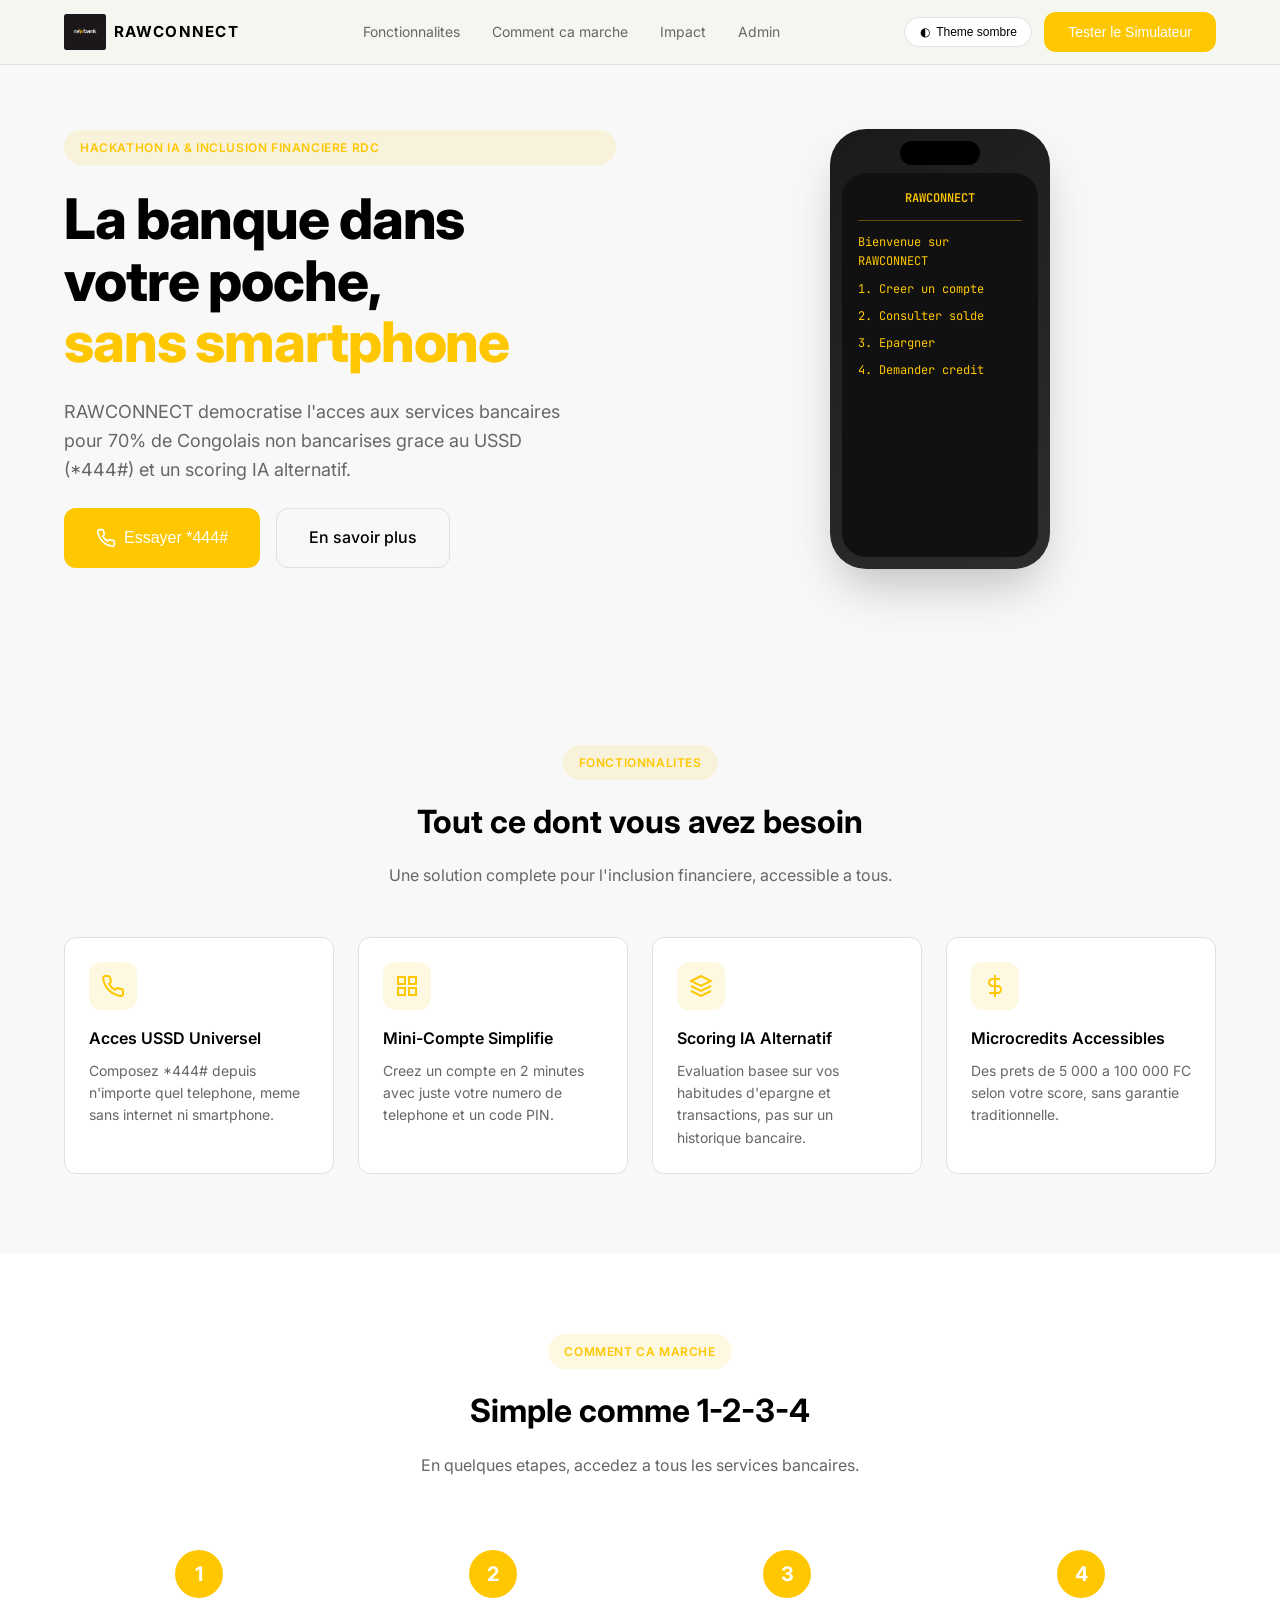
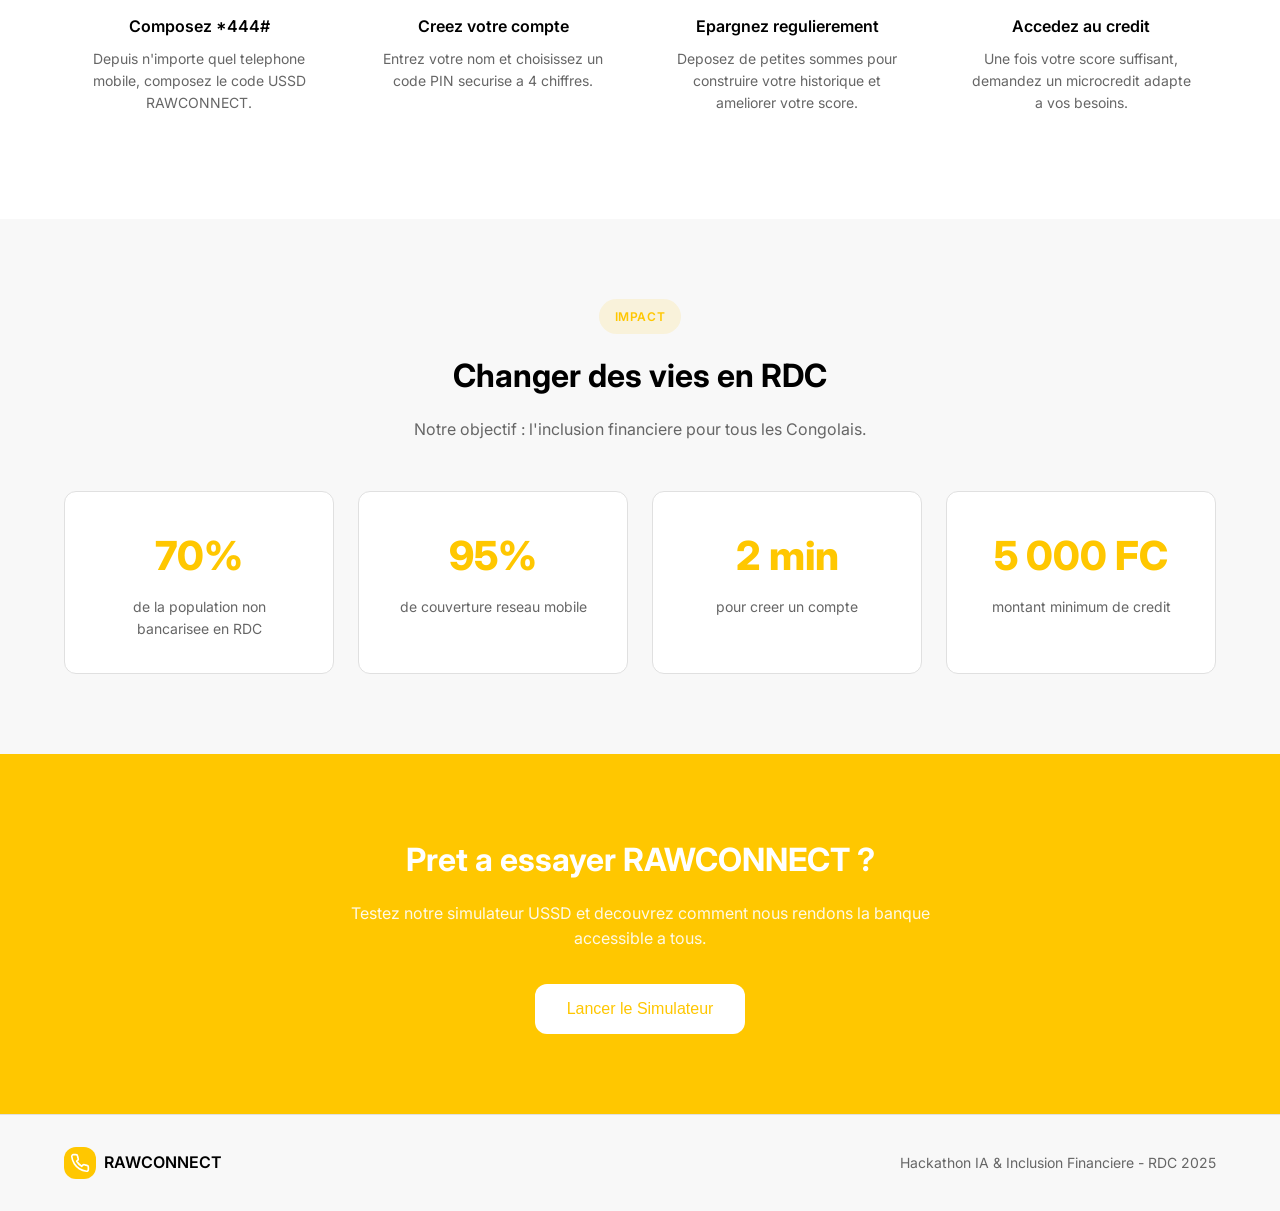
<file: frontend/index.html>
<!DOCTYPE html>
<html lang="fr">
<head>
    <meta charset="UTF-8">
    <meta name="viewport" content="width=device-width, initial-scale=1.0">
    <title>RAWCONNECT - Banque Mobile Inclusive RDC</title>
    <meta name="description" content="Services bancaires accessibles via USSD et microcrédits intelligents pour tous les Congolais">
    <link rel="preconnect" href="https://fonts.googleapis.com">
    <link rel="preconnect" href="https://fonts.gstatic.com" crossorigin>
    <link href="https://fonts.googleapis.com/css2?family=Inter:wght@400;500;600;700;800&family=JetBrains+Mono:wght@400;500&display=swap" rel="stylesheet">
    <link rel="stylesheet" href="css/ussd.css">
</head>
<body>
    <!-- Landing Page -->
    <div id="landing-page">
        <!-- Header -->
        <header class="header">
            <div class="container header-content">
                <div class="logo">
                    <img
                        class="rawbank-logo"
                        data-role="rawbank-logo"
                        src="../logo_rawbank_noir.jpeg"
                        alt="Rawbank"
                    >
                    <span class="logo-text">RAWCONNECT</span>
                </div>
                <nav class="nav">
                    <a href="#features" class="nav-link">Fonctionnalites</a>
                    <a href="#how-it-works" class="nav-link">Comment ca marche</a>
                    <a href="#impact" class="nav-link">Impact</a>
                    <a href="admin.html" class="nav-link">Admin</a>
                </nav>
                <div class="header-actions">
                    <button class="theme-toggle" type="button" id="theme-toggle" aria-label="Changer le theme">
                        <span>◐</span>
                        <span class="theme-toggle-label">Theme sombre</span>
                    </button>
                    <button class="btn btn-primary" onclick="showSimulator()">Tester le Simulateur</button>
                </div>
            </div>
        </header>

        <!-- Hero Section -->
        <section class="hero">
            <div class="container">
                <div class="hero-content">
                    <div class="hero-text">
                        <span class="badge">Hackathon IA & Inclusion Financiere RDC</span>
                        <h1 class="hero-title text-balance">La banque dans votre poche, <span class="text-primary">sans smartphone</span></h1>
                        <p class="hero-description text-pretty">RAWCONNECT democratise l'acces aux services bancaires pour 70% de Congolais non bancarises grace au USSD (*444#) et un scoring IA alternatif.</p>
                        <div class="hero-buttons">
                            <button class="btn btn-primary btn-lg" onclick="showSimulator()">
                                <svg width="20" height="20" viewBox="0 0 24 24" fill="none" stroke="currentColor" stroke-width="2">
                                    <path d="M22 16.92v3a2 2 0 0 1-2.18 2 19.79 19.79 0 0 1-8.63-3.07 19.5 19.5 0 0 1-6-6 19.79 19.79 0 0 1-3.07-8.67A2 2 0 0 1 4.11 2h3a2 2 0 0 1 2 1.72 12.84 12.84 0 0 0 .7 2.81 2 2 0 0 1-.45 2.11L8.09 9.91a16 16 0 0 0 6 6l1.27-1.27a2 2 0 0 1 2.11-.45 12.84 12.84 0 0 0 2.81.7A2 2 0 0 1 22 16.92z"/>
                                </svg>
                                Essayer *444#
                            </button>
                            <a href="#how-it-works" class="btn btn-outline btn-lg">En savoir plus</a>
                        </div>
                    </div>
                    <div class="hero-phone">
                        <div class="phone-preview">
                            <div class="phone-frame-small">
                                <div class="phone-notch-small"></div>
                                <div class="phone-screen-preview">
                                    <div class="ussd-preview">
                                        <div class="ussd-header-preview">RAWCONNECT</div>
                                        <div class="ussd-content-preview">
                                            <p>Bienvenue sur RAWCONNECT</p>
                                            <p>1. Creer un compte</p>
                                            <p>2. Consulter solde</p>
                                            <p>3. Epargner</p>
                                            <p>4. Demander credit</p>
                                        </div>
                                    </div>
                                </div>
                            </div>
                        </div>
                    </div>
                </div>
            </div>
        </section>

        <!-- Features Section -->
        <section id="features" class="features">
            <div class="container">
                <div class="section-header">
                    <span class="badge">Fonctionnalites</span>
                    <h2 class="section-title">Tout ce dont vous avez besoin</h2>
                    <p class="section-description">Une solution complete pour l'inclusion financiere, accessible a tous.</p>
                </div>
                <div class="features-grid">
                    <div class="feature-card">
                        <div class="feature-icon">
                            <svg width="24" height="24" viewBox="0 0 24 24" fill="none" stroke="currentColor" stroke-width="2">
                                <path d="M22 16.92v3a2 2 0 0 1-2.18 2 19.79 19.79 0 0 1-8.63-3.07 19.5 19.5 0 0 1-6-6 19.79 19.79 0 0 1-3.07-8.67A2 2 0 0 1 4.11 2h3a2 2 0 0 1 2 1.72 12.84 12.84 0 0 0 .7 2.81 2 2 0 0 1-.45 2.11L8.09 9.91a16 16 0 0 0 6 6l1.27-1.27a2 2 0 0 1 2.11-.45 12.84 12.84 0 0 0 2.81.7A2 2 0 0 1 22 16.92z"/>
                            </svg>
                        </div>
                        <h3 class="feature-title">Acces USSD Universel</h3>
                        <p class="feature-description">Composez *444# depuis n'importe quel telephone, meme sans internet ni smartphone.</p>
                    </div>
                    <div class="feature-card">
                        <div class="feature-icon">
                            <svg width="24" height="24" viewBox="0 0 24 24" fill="none" stroke="currentColor" stroke-width="2">
                                <rect x="3" y="3" width="7" height="7"/>
                                <rect x="14" y="3" width="7" height="7"/>
                                <rect x="14" y="14" width="7" height="7"/>
                                <rect x="3" y="14" width="7" height="7"/>
                            </svg>
                        </div>
                        <h3 class="feature-title">Mini-Compte Simplifie</h3>
                        <p class="feature-description">Creez un compte en 2 minutes avec juste votre numero de telephone et un code PIN.</p>
                    </div>
                    <div class="feature-card">
                        <div class="feature-icon">
                            <svg width="24" height="24" viewBox="0 0 24 24" fill="none" stroke="currentColor" stroke-width="2">
                                <path d="M12 2L2 7l10 5 10-5-10-5z"/>
                                <path d="M2 17l10 5 10-5"/>
                                <path d="M2 12l10 5 10-5"/>
                            </svg>
                        </div>
                        <h3 class="feature-title">Scoring IA Alternatif</h3>
                        <p class="feature-description">Evaluation basee sur vos habitudes d'epargne et transactions, pas sur un historique bancaire.</p>
                    </div>
                    <div class="feature-card">
                        <div class="feature-icon">
                            <svg width="24" height="24" viewBox="0 0 24 24" fill="none" stroke="currentColor" stroke-width="2">
                                <line x1="12" y1="1" x2="12" y2="23"/>
                                <path d="M17 5H9.5a3.5 3.5 0 0 0 0 7h5a3.5 3.5 0 0 1 0 7H6"/>
                            </svg>
                        </div>
                        <h3 class="feature-title">Microcredits Accessibles</h3>
                        <p class="feature-description">Des prets de 5 000 a 100 000 FC selon votre score, sans garantie traditionnelle.</p>
                    </div>
                </div>
            </div>
        </section>

        <!-- How it Works Section -->
        <section id="how-it-works" class="how-it-works">
            <div class="container">
                <div class="section-header">
                    <span class="badge">Comment ca marche</span>
                    <h2 class="section-title">Simple comme 1-2-3-4</h2>
                    <p class="section-description">En quelques etapes, accedez a tous les services bancaires.</p>
                </div>
                <div class="steps-grid">
                    <div class="step-card">
                        <div class="step-number">1</div>
                        <h3 class="step-title">Composez *444#</h3>
                        <p class="step-description">Depuis n'importe quel telephone mobile, composez le code USSD RAWCONNECT.</p>
                    </div>
                    <div class="step-card">
                        <div class="step-number">2</div>
                        <h3 class="step-title">Creez votre compte</h3>
                        <p class="step-description">Entrez votre nom et choisissez un code PIN securise a 4 chiffres.</p>
                    </div>
                    <div class="step-card">
                        <div class="step-number">3</div>
                        <h3 class="step-title">Epargnez regulierement</h3>
                        <p class="step-description">Deposez de petites sommes pour construire votre historique et ameliorer votre score.</p>
                    </div>
                    <div class="step-card">
                        <div class="step-number">4</div>
                        <h3 class="step-title">Accedez au credit</h3>
                        <p class="step-description">Une fois votre score suffisant, demandez un microcredit adapte a vos besoins.</p>
                    </div>
                </div>
            </div>
        </section>

        <!-- Impact Section -->
        <section id="impact" class="impact">
            <div class="container">
                <div class="section-header">
                    <span class="badge">Impact</span>
                    <h2 class="section-title">Changer des vies en RDC</h2>
                    <p class="section-description">Notre objectif : l'inclusion financiere pour tous les Congolais.</p>
                </div>
                <div class="stats-grid">
                    <div class="stat-card">
                        <div class="stat-value">70%</div>
                        <div class="stat-label">de la population non bancarisee en RDC</div>
                    </div>
                    <div class="stat-card">
                        <div class="stat-value">95%</div>
                        <div class="stat-label">de couverture reseau mobile</div>
                    </div>
                    <div class="stat-card">
                        <div class="stat-value">2 min</div>
                        <div class="stat-label">pour creer un compte</div>
                    </div>
                    <div class="stat-card">
                        <div class="stat-value">5 000 FC</div>
                        <div class="stat-label">montant minimum de credit</div>
                    </div>
                </div>
            </div>
        </section>

        <!-- CTA Section -->
        <section class="cta">
            <div class="container">
                <div class="cta-content">
                    <h2 class="cta-title">Pret a essayer RAWCONNECT ?</h2>
                    <p class="cta-description">Testez notre simulateur USSD et decouvrez comment nous rendons la banque accessible a tous.</p>
                    <button class="btn btn-primary btn-lg" onclick="showSimulator()">Lancer le Simulateur</button>
                </div>
            </div>
        </section>

        <!-- Footer -->
        <footer class="footer">
            <div class="container">
                <div class="footer-content">
                    <div class="footer-logo">
                        <div class="logo-icon">
                            <svg width="20" height="20" viewBox="0 0 24 24" fill="none" stroke="currentColor" stroke-width="2">
                                <path d="M22 16.92v3a2 2 0 0 1-2.18 2 19.79 19.79 0 0 1-8.63-3.07 19.5 19.5 0 0 1-6-6 19.79 19.79 0 0 1-3.07-8.67A2 2 0 0 1 4.11 2h3a2 2 0 0 1 2 1.72 12.84 12.84 0 0 0 .7 2.81 2 2 0 0 1-.45 2.11L8.09 9.91a16 16 0 0 0 6 6l1.27-1.27a2 2 0 0 1 2.11-.45 12.84 12.84 0 0 0 2.81.7A2 2 0 0 1 22 16.92z"/>
                            </svg>
                        </div>
                        <span>RAWCONNECT</span>
                    </div>
                    <p class="footer-text">Hackathon IA & Inclusion Financiere - RDC 2025</p>
                </div>
            </div>
        </footer>
    </div>

    <!-- Simulator Page -->
    <div id="simulator-page" class="hidden">
        <header class="header">
            <div class="container header-content">
                <div class="logo">
                    <img
                        class="rawbank-logo"
                        data-role="rawbank-logo"
                        src="../logo_rawbank_noir.jpeg"
                        alt="Rawbank"
                    >
                    <span class="logo-text">RAWCONNECT</span>
                </div>
                <div class="header-actions">
                    <button class="theme-toggle" type="button" id="theme-toggle-sim" aria-label="Changer le theme">
                        <span>◐</span>
                        <span class="theme-toggle-label">Theme sombre</span>
                    </button>
                    <button class="btn btn-outline" onclick="showLanding()">
                        <svg width="16" height="16" viewBox="0 0 24 24" fill="none" stroke="currentColor" stroke-width="2">
                            <path d="M19 12H5M12 19l-7-7 7-7"/>
                        </svg>
                        Retour a l'accueil
                    </button>
                </div>
            </div>
        </header>

        <main class="simulator-main">
            <div class="container">
                <div class="simulator-layout">
                    <!-- Phone Mockup -->
                    <div class="phone-container">
                        <div class="phone-frame">
                            <div class="phone-notch"></div>
                            <div class="phone-screen" id="phone-screen">
                                <!-- Idle Screen -->
                                <div id="idle-screen" class="screen-content">
                                    <div class="idle-time" id="idle-time">12:00</div>
                                    <div class="idle-date" id="idle-date">Mardi 28 Janvier</div>
                                    <div class="idle-hint">Client: *444# | Agent: *445#</div>
                                </div>
                                <!-- USSD Screen -->
                                <div id="ussd-screen" class="screen-content hidden">
                                    <div class="ussd-dialog">
                                        <div class="ussd-header">RAWCONNECT</div>
                                        <div class="ussd-body" id="ussd-body">
                                            <!-- Content will be injected here -->
                                        </div>
                                    </div>
                                </div>
                            </div>
                            <!-- Input Bar -->
                            <div class="input-bar">
                                <input type="text" id="ussd-input" class="ussd-input" placeholder="Tapez ici...">
                                <button class="send-btn" id="send-btn">Envoyer</button>
                            </div>
                            <!-- Keypad -->
                            <div class="keypad" id="keypad">
                                <button class="key" data-key="1">1</button>
                                <button class="key" data-key="2">2</button>
                                <button class="key" data-key="3">3</button>
                                <button class="key" data-key="4">4</button>
                                <button class="key" data-key="5">5</button>
                                <button class="key" data-key="6">6</button>
                                <button class="key" data-key="7">7</button>
                                <button class="key" data-key="8">8</button>
                                <button class="key" data-key="9">9</button>
                                <button class="key" data-key="*">*</button>
                                <button class="key" data-key="0">0</button>
                                <button class="key" data-key="#">#</button>
                                <button class="key key--effacer" data-key="effacer" type="button" title="Effacer la saisie">Effacer</button>
                            </div>
                            <div class="phone-home-indicator"></div>
                        </div>
                    </div>

                    <!-- Instructions Panel -->
                    <div class="instructions-panel">
                        <div class="instructions-card">
                            <h3 class="instructions-title">Comment utiliser le simulateur</h3>
                            <div class="instructions-list">
                                <div class="instruction-item">
                                    <div class="instruction-number">1</div>
                                    <p><strong>Client:</strong> tapez *444# — <strong>Agent:</strong> tapez *445#</p>
                                </div>
                                <div class="instruction-item">
                                    <div class="instruction-number">2</div>
                                    <p>Naviguez avec les chiffres du menu</p>
                                </div>
                                <div class="instruction-item">
                                    <div class="instruction-number">3</div>
                                    <p>Pour le nom, numero, PIN, montant : <strong>tapez dans le champ sous le telephone</strong> puis Envoyer</p>
                                </div>
                                <div class="instruction-item">
                                    <div class="instruction-number">4</div>
                                    <p>Tapez <strong>0</strong> pour revenir au menu precedent</p>
                                </div>
                            </div>
                        </div>

                        <!-- Suivi SMS : feedback après chaque action (simulation réception SMS) -->
                        <div class="sms-inbox-card">
                            <h3 class="sms-inbox-title">
                                <span class="sms-inbox-icon" aria-hidden="true">📱</span>
                                Suivi des notifications SMS
                            </h3>
                            <p class="sms-inbox-desc">Les messages simulent les SMS envoyés à l'agent ET au client après chaque action. Quand l'agent effectue un dépôt/retrait pour un client, les deux reçoivent automatiquement leur notification.</p>
                            <div class="sms-inbox-list" id="sms-inbox-list">
                                <p class="sms-inbox-empty" id="sms-inbox-empty">Aucun message pour l’instant. Effectuez une action (dépôt, crédit…) pour voir le feedback SMS.</p>
                            </div>
                            <button type="button" class="sms-inbox-clear btn btn-outline" id="sms-inbox-clear" style="margin-top: 0.5rem; font-size: 0.8rem;">Effacer l’historique</button>
                        </div>

                        <div class="demo-card">
                            <h3 class="demo-title">Comptes Demo</h3>
                            <p class="demo-description">Client (Maman Marie) :</p>
                            <div class="demo-credentials">
                                <div class="credential">
                                    <span class="credential-label">Telephone</span>
                                    <span class="credential-value">0812345678</span>
                                </div>
                                <div class="credential">
                                    <span class="credential-label">PIN</span>
                                    <span class="credential-value">1234</span>
                                </div>
                            </div>
                            <p class="demo-description" style="margin-top: 0.75rem;">Agent (Victoire, Kinshasa-Lingwala) :</p>
                            <div class="demo-credentials">
                                <div class="credential">
                                    <span class="credential-label">Telephone</span>
                                    <span class="credential-value">0899999999</span>
                                </div>
                                <div class="credential">
                                    <span class="credential-label">PIN</span>
                                    <span class="credential-value">5678</span>
                                </div>
                            </div>
                            <div class="demo-user">
                                <svg width="16" height="16" viewBox="0 0 24 24" fill="none" stroke="currentColor" stroke-width="2">
                                    <path d="M20 21v-2a4 4 0 0 0-4-4H8a4 4 0 0 0-4 4v2"/>
                                    <circle cx="12" cy="7" r="4"/>
                                </svg>
                                <span>Maman Marie - Vendeuse au marche</span>
                            </div>
                        </div>

                        <div class="scoring-card">
                            <h3 class="scoring-title">Criteres de Scoring IA</h3>
                            <div class="scoring-list">
                                <div class="scoring-item">
                                    <span>Regularite des transactions</span>
                                    <span class="scoring-weight">30%</span>
                                </div>
                                <div class="scoring-item">
                                    <span>Epargne</span>
                                    <span class="scoring-weight">25%</span>
                                </div>
                                <div class="scoring-item">
                                    <span>Anciennete du compte</span>
                                    <span class="scoring-weight">20%</span>
                                </div>
                                <div class="scoring-item">
                                    <span>Historique remboursement</span>
                                    <span class="scoring-weight">15%</span>
                                </div>
                                <div class="scoring-item">
                                    <span>Stabilite d'activite</span>
                                    <span class="scoring-weight">10%</span>
                                </div>
                            </div>
                        </div>
                    </div>
                </div>
            </div>
        </main>
    </div>

    <!-- Scripts -->
    <script src="js/i18n/fr.js"></script>
    <script src="js/i18n/lingala.js"></script>
    <script src="js/api_client.js"></script>
    <script src="js/ussd_state.js"></script>
    <script src="js/menus/menu_root.js"></script>
    <script src="js/menus/menu_register.js"></script>
    <script src="js/menus/menu_balance.js"></script>
    <script src="js/menus/menu_savings.js"></script>
    <script src="js/menus/menu_loan.js"></script>
    <script src="js/menus/menu_help_lang.js"></script>
    <script src="js/menus/menu_agent.js"></script>
    <script src="js/app.js"></script>
</body>
</html>
</file>
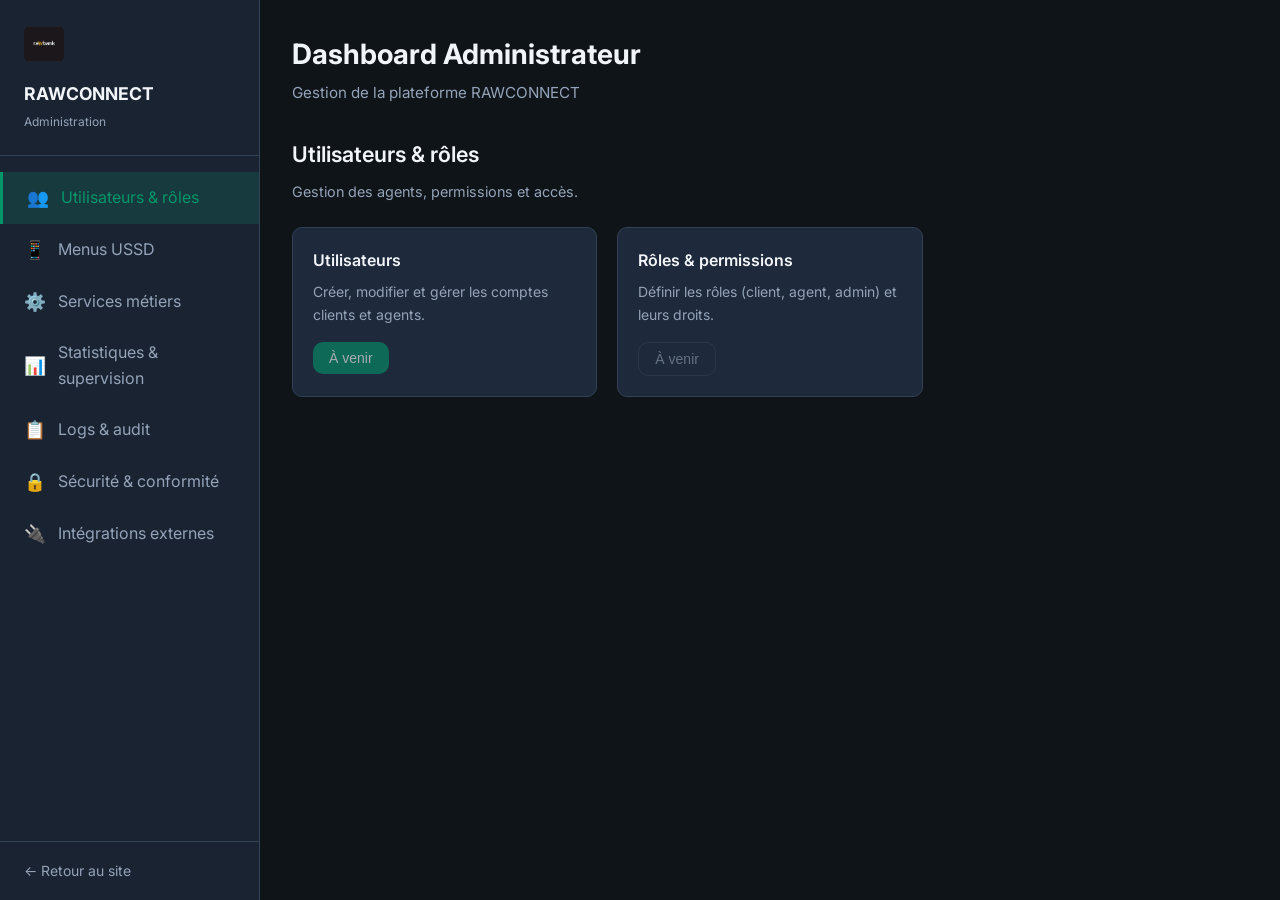
<file: frontend/admin.html>
<!DOCTYPE html>
<html lang="fr">
<head>
    <meta charset="UTF-8">
    <meta name="viewport" content="width=device-width, initial-scale=1.0">
    <title>RAWCONNECT — Dashboard Administrateur</title>
    <link rel="preconnect" href="https://fonts.googleapis.com">
    <link rel="preconnect" href="https://fonts.gstatic.com" crossorigin>
    <link href="https://fonts.googleapis.com/css2?family=Inter:wght@400;500;600;700&family=JetBrains+Mono:wght@400;500&display=swap" rel="stylesheet">
    <link rel="stylesheet" href="css/admin.css">
</head>
<body>
    <div class="admin-layout">
        <!-- Sidebar -->
        <aside class="admin-sidebar">
            <div class="sidebar-header">
                <img src="../logo_rawbank_noir.jpeg" alt="Rawbank" class="sidebar-logo" onerror="this.style.display='none'">
                <span class="sidebar-title">RAWCONNECT</span>
                <span class="sidebar-subtitle">Administration</span>
            </div>
            <nav class="sidebar-nav">
                <a href="#users" class="nav-item active" data-section="users">
                    <span class="nav-icon">👥</span>
                    <span>Utilisateurs & rôles</span>
                </a>
                <a href="#ussd" class="nav-item" data-section="ussd">
                    <span class="nav-icon">📱</span>
                    <span>Menus USSD</span>
                </a>
                <a href="#services" class="nav-item" data-section="services">
                    <span class="nav-icon">⚙️</span>
                    <span>Services métiers</span>
                </a>
                <a href="#stats" class="nav-item" data-section="stats">
                    <span class="nav-icon">📊</span>
                    <span>Statistiques & supervision</span>
                </a>
                <a href="#logs" class="nav-item" data-section="logs">
                    <span class="nav-icon">📋</span>
                    <span>Logs & audit</span>
                </a>
                <a href="#security" class="nav-item" data-section="security">
                    <span class="nav-icon">🔒</span>
                    <span>Sécurité & conformité</span>
                </a>
                <a href="#integrations" class="nav-item" data-section="integrations">
                    <span class="nav-icon">🔌</span>
                    <span>Intégrations externes</span>
                </a>
            </nav>
            <div class="sidebar-footer">
                <a href="index.html" class="back-link">← Retour au site</a>
            </div>
        </aside>

        <!-- Main content -->
        <main class="admin-main">
            <header class="admin-header">
                <h1 class="admin-page-title">Dashboard Administrateur</h1>
                <p class="admin-page-desc">Gestion de la plateforme RAWCONNECT</p>
            </header>

            <div class="admin-content">
                <!-- Section: Utilisateurs & rôles -->
                <section id="section-users" class="admin-section active">
                    <h2>Utilisateurs & rôles</h2>
                    <p class="section-desc">Gestion des agents, permissions et accès.</p>
                    <div class="cards-grid">
                        <div class="card">
                            <h3>Utilisateurs</h3>
                            <p>Créer, modifier et gérer les comptes clients et agents.</p>
                            <button class="btn btn-primary" disabled>À venir</button>
                        </div>
                        <div class="card">
                            <h3>Rôles & permissions</h3>
                            <p>Définir les rôles (client, agent, admin) et leurs droits.</p>
                            <button class="btn btn-outline" disabled>À venir</button>
                        </div>
                    </div>
                </section>

                <!-- Section: Menus USSD -->
                <section id="section-ussd" class="admin-section">
                    <h2>Menus USSD</h2>
                    <p class="section-desc">Codes, options et activation des flux *444#.</p>
                    <div class="cards-grid">
                        <div class="card">
                            <h3>Codes USSD</h3>
                            <p>Configurer les codes courts et les menus associés.</p>
                            <button class="btn btn-outline" disabled>À venir</button>
                        </div>
                        <div class="card">
                            <h3>Options & activation</h3>
                            <p>Activer ou désactiver des options par zone ou période.</p>
                            <button class="btn btn-outline" disabled>À venir</button>
                        </div>
                    </div>
                </section>

                <!-- Section: Services métiers -->
                <section id="section-services" class="admin-section">
                    <h2>Services métiers</h2>
                    <p class="section-desc">KYC, paiements et autres services.</p>
                    <div class="cards-grid">
                        <div class="card">
                            <h3>KYC</h3>
                            <p>Vérification d'identité et conformité.</p>
                            <button class="btn btn-outline" disabled>À venir</button>
                        </div>
                        <div class="card">
                            <h3>Paiements</h3>
                            <p>Gestion des transactions et commissions.</p>
                            <button class="btn btn-outline" disabled>À venir</button>
                        </div>
                    </div>
                </section>

                <!-- Section: Statistiques & supervision -->
                <section id="section-stats" class="admin-section">
                    <h2>Statistiques & supervision</h2>
                    <p class="section-desc">Sessions, échecs et usage de la plateforme.</p>
                    <div class="cards-grid">
                        <div class="card">
                            <h3>Sessions actives</h3>
                            <p>Nombre de sessions USSD en cours.</p>
                            <div class="stat-value">—</div>
                        </div>
                        <div class="card">
                            <h3>Taux d'échec</h3>
                            <p>Transactions échouées / total.</p>
                            <div class="stat-value">—</div>
                        </div>
                        <div class="card">
                            <h3>Usage global</h3>
                            <p>Volume de transactions par jour.</p>
                            <div class="stat-value">—</div>
                        </div>
                    </div>
                </section>

                <!-- Section: Logs & audit -->
                <section id="section-logs" class="admin-section">
                    <h2>Logs & audit</h2>
                    <p class="section-desc">Traçabilité et sécurité des opérations.</p>
                    <div class="card full-width">
                        <h3>Journal des événements</h3>
                        <p>Historique des actions sensibles pour audit.</p>
                        <div class="log-placeholder">
                            <p>Aucun log chargé. Connexion API à prévoir.</p>
                        </div>
                    </div>
                </section>

                <!-- Section: Sécurité & conformité -->
                <section id="section-security" class="admin-section">
                    <h2>Sécurité & conformité</h2>
                    <p class="section-desc">OTP, blocages et règles de sécurité.</p>
                    <div class="cards-grid">
                        <div class="card">
                            <h3>OTP</h3>
                            <p>Configuration des codes à usage unique.</p>
                            <button class="btn btn-outline" disabled>À venir</button>
                        </div>
                        <div class="card">
                            <h3>Blocages</h3>
                            <p>Gestion des comptes bloqués.</p>
                            <button class="btn btn-outline" disabled>À venir</button>
                        </div>
                        <div class="card">
                            <h3>Règles</h3>
                            <p>Politiques de sécurité et seuils.</p>
                            <button class="btn btn-outline" disabled>À venir</button>
                        </div>
                    </div>
                </section>

                <!-- Section: Intégrations externes -->
                <section id="section-integrations" class="admin-section">
                    <h2>Intégrations externes</h2>
                    <p class="section-desc">APIs et opérateurs télécom.</p>
                    <div class="cards-grid">
                        <div class="card">
                            <h3>APIs</h3>
                            <p>Configuration des endpoints et clés.</p>
                            <button class="btn btn-outline" disabled>À venir</button>
                        </div>
                        <div class="card">
                            <h3>Opérateurs</h3>
                            <p>Connexion aux opérateurs USSD (Airtel, Vodacom…).</p>
                            <button class="btn btn-outline" disabled>À venir</button>
                        </div>
                    </div>
                </section>
            </div>
        </main>
    </div>

    <script src="js/admin.js"></script>
</body>
</html>
</file>
<file: frontend/css/ussd.css>
/* Reset & Base */
*, *::before, *::after {
    box-sizing: border-box;
    margin: 0;
    padding: 0;
}

:root {
    --primary: #059669;
    --primary-dark: #047857;
    --primary-light: #10b981;
    --background: #f5f5f0;
    --foreground: #1a1a1a;
    --card: #ffffff;
    --card-foreground: #1a1a1a;
    --muted: #e5e5dc;
    --muted-foreground: #666666;
    --border: #d4d4c8;
    --radius: 12px;
}

html {
    scroll-behavior: smooth;
}

body {
    font-family: 'Inter', -apple-system, BlinkMacSystemFont, 'Segoe UI', sans-serif;
    background-color: var(--background);
    color: var(--foreground);
    line-height: 1.6;
}

.hidden {
    display: none !important;
}

/* Container */
.container {
    max-width: 1200px;
    margin: 0 auto;
    padding: 0 1.5rem;
}

/* Typography */
.text-balance {
    text-wrap: balance;
}

.text-pretty {
    text-wrap: pretty;
}

.text-primary {
    color: var(--primary);
}

/* Buttons */
.btn {
    display: inline-flex;
    align-items: center;
    justify-content: center;
    gap: 0.5rem;
    padding: 0.75rem 1.5rem;
    font-size: 0.875rem;
    font-weight: 500;
    border-radius: var(--radius);
    border: none;
    cursor: pointer;
    transition: all 0.2s ease;
    text-decoration: none;
}

.btn-primary {
    background-color: var(--primary);
    color: white;
}

.btn-primary:hover {
    background-color: var(--primary-dark);
}

.btn-outline {
    background-color: transparent;
    color: var(--foreground);
    border: 1px solid var(--border);
}

.btn-outline:hover {
    background-color: var(--muted);
}

.btn-lg {
    padding: 1rem 2rem;
    font-size: 1rem;
}

/* Badge */
.badge {
    display: inline-block;
    padding: 0.5rem 1rem;
    background-color: rgba(5, 150, 105, 0.1);
    color: var(--primary);
    font-size: 0.75rem;
    font-weight: 600;
    border-radius: 9999px;
    text-transform: uppercase;
    letter-spacing: 0.05em;
}

/* Header */
.header {
    position: sticky;
    top: 0;
    z-index: 100;
    background-color: rgba(245, 245, 240, 0.9);
    backdrop-filter: blur(8px);
    border-bottom: 1px solid var(--border);
}

.header-content {
    display: flex;
    align-items: center;
    justify-content: space-between;
    height: 4rem;
}

.logo {
    display: flex;
    align-items: center;
    gap: 0.5rem;
    font-weight: 700;
    font-size: 1.15rem;
}

.logo-icon {
    display: flex;
    align-items: center;
    justify-content: center;
    width: 2.5rem;
    height: 2.5rem;
    background-color: var(--primary);
    color: white;
    border-radius: var(--radius);
}

.rawbank-logo {
    height: 2.2rem;
    width: auto;
    display: block;
}

.logo-text {
    letter-spacing: 0.08em;
    text-transform: uppercase;
    font-size: 0.95rem;
}

.header-actions {
    display: flex;
    align-items: center;
    gap: 0.75rem;
}

.theme-toggle {
    display: inline-flex;
    align-items: center;
    gap: 0.4rem;
    padding: 0.45rem 0.9rem;
    border-radius: 999px;
    border: 1px solid var(--border);
    background-color: var(--card);
    color: var(--foreground);
    font-size: 0.75rem;
    font-weight: 500;
    cursor: pointer;
    transition: background-color 0.15s ease, color 0.15s ease, border-color 0.15s ease, transform 0.1s ease;
}

.theme-toggle:hover {
    background-color: var(--muted);
    border-color: var(--primary);
}

.theme-toggle:active {
    transform: scale(0.97);
}

.nav {
    display: none;
    gap: 2rem;
}

@media (min-width: 768px) {
    .nav {
        display: flex;
    }
}

.nav-link {
    color: var(--muted-foreground);
    text-decoration: none;
    font-size: 0.875rem;
    transition: color 0.2s;
}

.nav-link:hover {
    color: var(--foreground);
}

/* Hero */
.hero {
    padding: 4rem 0 6rem;
}

.hero-content {
    display: grid;
    grid-template-columns: 1fr;
    gap: 3rem;
    align-items: center;
}

@media (min-width: 1024px) {
    .hero-content {
        grid-template-columns: 1fr 1fr;
    }
}

.hero-text {
    display: flex;
    flex-direction: column;
    gap: 1.5rem;
}

.hero-title {
    font-size: 2.5rem;
    font-weight: 800;
    line-height: 1.1;
    letter-spacing: -0.02em;
}

@media (min-width: 768px) {
    .hero-title {
        font-size: 3.5rem;
    }
}

.hero-description {
    font-size: 1.125rem;
    color: var(--muted-foreground);
    max-width: 500px;
}

.hero-buttons {
    display: flex;
    flex-wrap: wrap;
    gap: 1rem;
}

.hero-phone {
    display: flex;
    justify-content: center;
}

/* Phone Preview (Hero) */
.phone-preview {
    position: relative;
}

.phone-frame-small {
    width: 220px;
    height: 440px;
    background: linear-gradient(145deg, #1a1a1a, #2d2d2d);
    border-radius: 36px;
    padding: 12px;
    box-shadow: 0 25px 50px -12px rgba(0, 0, 0, 0.25);
}

.phone-notch-small {
    width: 80px;
    height: 24px;
    background-color: #000;
    border-radius: 12px;
    margin: 0 auto 8px;
}

.phone-screen-preview {
    height: calc(100% - 32px);
    background-color: #1e3a2f;
    border-radius: 24px;
    overflow: hidden;
}

.ussd-preview {
    padding: 1rem;
    color: #10b981;
    font-family: 'JetBrains Mono', monospace;
    font-size: 0.75rem;
}

.ussd-header-preview {
    text-align: center;
    font-weight: 600;
    padding-bottom: 0.75rem;
    border-bottom: 1px solid rgba(16, 185, 129, 0.3);
    margin-bottom: 0.75rem;
}

.ussd-content-preview p {
    margin-bottom: 0.5rem;
}

/* Sections */
.features, .how-it-works, .impact {
    padding: 5rem 0;
}

.how-it-works {
    background-color: var(--card);
}

.section-header {
    text-align: center;
    margin-bottom: 3rem;
}

.section-title {
    font-size: 2rem;
    font-weight: 700;
    margin: 1rem 0;
}

.section-description {
    color: var(--muted-foreground);
    max-width: 600px;
    margin: 0 auto;
}

/* Features Grid */
.features-grid {
    display: grid;
    grid-template-columns: 1fr;
    gap: 1.5rem;
}

@media (min-width: 768px) {
    .features-grid {
        grid-template-columns: repeat(2, 1fr);
    }
}

@media (min-width: 1024px) {
    .features-grid {
        grid-template-columns: repeat(4, 1fr);
    }
}

.feature-card {
    background-color: var(--card);
    border: 1px solid var(--border);
    border-radius: var(--radius);
    padding: 1.5rem;
    transition: box-shadow 0.2s, transform 0.2s;
}

.feature-card:hover {
    box-shadow: 0 10px 40px -10px rgba(0, 0, 0, 0.1);
    transform: translateY(-2px);
}

.feature-icon {
    display: flex;
    align-items: center;
    justify-content: center;
    width: 3rem;
    height: 3rem;
    background-color: rgba(5, 150, 105, 0.1);
    color: var(--primary);
    border-radius: var(--radius);
    margin-bottom: 1rem;
}

.feature-title {
    font-size: 1rem;
    font-weight: 600;
    margin-bottom: 0.5rem;
}

.feature-description {
    font-size: 0.875rem;
    color: var(--muted-foreground);
}

/* Steps Grid */
.steps-grid {
    display: grid;
    grid-template-columns: 1fr;
    gap: 1.5rem;
}

@media (min-width: 768px) {
    .steps-grid {
        grid-template-columns: repeat(2, 1fr);
    }
}

@media (min-width: 1024px) {
    .steps-grid {
        grid-template-columns: repeat(4, 1fr);
    }
}

.step-card {
    text-align: center;
    padding: 1.5rem;
}

.step-number {
    display: flex;
    align-items: center;
    justify-content: center;
    width: 3rem;
    height: 3rem;
    background-color: var(--primary);
    color: white;
    font-size: 1.25rem;
    font-weight: 700;
    border-radius: 50%;
    margin: 0 auto 1rem;
}

.step-title {
    font-size: 1rem;
    font-weight: 600;
    margin-bottom: 0.5rem;
}

.step-description {
    font-size: 0.875rem;
    color: var(--muted-foreground);
}

/* Stats Grid */
.stats-grid {
    display: grid;
    grid-template-columns: repeat(2, 1fr);
    gap: 1.5rem;
}

@media (min-width: 1024px) {
    .stats-grid {
        grid-template-columns: repeat(4, 1fr);
    }
}

.stat-card {
    background-color: var(--card);
    border: 1px solid var(--border);
    border-radius: var(--radius);
    padding: 2rem;
    text-align: center;
}

.stat-value {
    font-size: 2.5rem;
    font-weight: 800;
    color: var(--primary);
    margin-bottom: 0.5rem;
}

.stat-label {
    font-size: 0.875rem;
    color: var(--muted-foreground);
}

/* CTA */
.cta {
    padding: 5rem 0;
    background-color: var(--primary);
    color: white;
}

.cta-content {
    text-align: center;
    max-width: 600px;
    margin: 0 auto;
}

.cta-title {
    font-size: 2rem;
    font-weight: 700;
    margin-bottom: 1rem;
}

.cta-description {
    margin-bottom: 2rem;
    opacity: 0.9;
}

.cta .btn-primary {
    background-color: white;
    color: var(--primary);
}

.cta .btn-primary:hover {
    background-color: var(--muted);
}

/* Footer */
.footer {
    padding: 2rem 0;
    border-top: 1px solid var(--border);
}

.footer-content {
    display: flex;
    flex-direction: column;
    align-items: center;
    gap: 1rem;
    text-align: center;
}

@media (min-width: 768px) {
    .footer-content {
        flex-direction: row;
        justify-content: space-between;
    }
}

.footer-logo {
    display: flex;
    align-items: center;
    gap: 0.5rem;
    font-weight: 600;
}

.footer-logo .logo-icon {
    width: 2rem;
    height: 2rem;
}

.footer-text {
    font-size: 0.875rem;
    color: var(--muted-foreground);
}

/* ==================== SIMULATOR PAGE ==================== */
.simulator-main {
    padding: 2rem 0 4rem;
    min-height: calc(100vh - 4rem);
}

.simulator-layout {
    display: grid;
    grid-template-columns: 1fr;
    gap: 2rem;
    align-items: start;
}

@media (min-width: 1024px) {
    .simulator-layout {
        grid-template-columns: auto 1fr;
    }
}

/* Phone Container */
.phone-container {
    display: flex;
    justify-content: center;
}

.phone-frame {
    width: 320px;
    background: linear-gradient(145deg, #1a1a1a, #2d2d2d);
    border-radius: 44px;
    padding: 16px;
    box-shadow: 
        0 25px 50px -12px rgba(0, 0, 0, 0.4),
        inset 0 1px 0 rgba(255, 255, 255, 0.1);
}

.phone-notch {
    width: 100px;
    height: 28px;
    background-color: #000;
    border-radius: 14px;
    margin: 0 auto 12px;
}

.phone-screen {
    height: 320px;
    background-color: #0d1f17;
    border-radius: 8px;
    overflow: hidden;
    position: relative;
}

.screen-content {
    height: 100%;
    padding: 1rem;
}

/* Idle Screen */
#idle-screen {
    display: flex;
    flex-direction: column;
    align-items: center;
    justify-content: center;
    color: #10b981;
    text-align: center;
}

.idle-time {
    font-size: 3rem;
    font-weight: 300;
    font-family: 'JetBrains Mono', monospace;
}

.idle-date {
    font-size: 0.875rem;
    opacity: 0.8;
    margin-bottom: 2rem;
}

.idle-hint {
    font-size: 0.75rem;
    opacity: 0.6;
    padding: 0.5rem 1rem;
    border: 1px solid rgba(16, 185, 129, 0.3);
    border-radius: 9999px;
}

/* USSD Screen */
.ussd-dialog {
    background-color: #122a1f;
    border: 1px solid rgba(16, 185, 129, 0.3);
    border-radius: 8px;
    overflow: hidden;
    height: 100%;
    display: flex;
    flex-direction: column;
}

.ussd-header {
    background-color: var(--primary);
    color: white;
    padding: 0.75rem;
    text-align: center;
    font-weight: 600;
    font-size: 0.875rem;
}

.ussd-body {
    flex: 1;
    padding: 1rem;
    overflow-y: auto;
    color: #10b981;
    font-family: 'JetBrains Mono', monospace;
    font-size: 0.8rem;
    line-height: 1.6;
}

.ussd-body p {
    margin-bottom: 0.25rem;
}

.ussd-body .menu-option {
    cursor: pointer;
    transition: color 0.2s;
}

.ussd-body .menu-option:hover {
    color: #34d399;
}

/* Input Bar */
.input-bar {
    display: flex;
    gap: 0.5rem;
    padding: 12px;
    background-color: #1a1a1a;
}

.ussd-input {
    flex: 1;
    padding: 0.75rem 1rem;
    background-color: #2d2d2d;
    border: 1px solid #404040;
    border-radius: 8px;
    color: white;
    font-family: 'JetBrains Mono', monospace;
    font-size: 0.875rem;
}

.ussd-input:focus {
    outline: none;
    border-color: var(--primary);
}

.ussd-input::placeholder {
    color: #666;
}

.send-btn {
    padding: 0.75rem 1rem;
    background-color: var(--primary);
    color: white;
    border: none;
    border-radius: 8px;
    font-weight: 500;
    font-size: 0.875rem;
    cursor: pointer;
    transition: background-color 0.2s;
}

.send-btn:hover {
    background-color: var(--primary-dark);
}

/* Keypad */
.keypad {
    display: grid;
    grid-template-columns: repeat(3, 1fr);
    gap: 8px;
    padding: 12px;
    background-color: #1a1a1a;
}

.key {
    padding: 1rem;
    background-color: #2d2d2d;
    border: none;
    border-radius: 12px;
    color: white;
    font-size: 1.25rem;
    font-weight: 500;
    cursor: pointer;
    transition: all 0.15s ease;
}

.key:hover {
    background-color: #404040;
}

.key:active {
    background-color: var(--primary);
    transform: scale(0.95);
}

.key--effacer {
    grid-column: 1 / -1;
    font-size: 0.95rem;
    background-color: rgba(0, 0, 0, 0.3);
    color: var(--primary-light, #f0d060);
}

.key--effacer:hover {
    background-color: rgba(0, 0, 0, 0.5);
}

body[data-theme="dark"] .key--effacer {
    color: var(--primary);
}

.phone-home-indicator {
    width: 120px;
    height: 4px;
    background-color: #404040;
    border-radius: 2px;
    margin: 12px auto 0;
}

/* Instructions Panel */
.instructions-panel {
    display: flex;
    flex-direction: column;
    gap: 1.5rem;
}

.instructions-card,
.demo-card,
.scoring-card,
.sms-inbox-card {
    background-color: var(--card);
    border: 1px solid var(--border);
    border-radius: var(--radius);
    padding: 1.5rem;
}

.instructions-title,
.demo-title,
.scoring-title {
    font-size: 1rem;
    font-weight: 600;
    margin-bottom: 1rem;
    display: flex;
    align-items: center;
    gap: 0.5rem;
}

.instructions-list {
    display: flex;
    flex-direction: column;
    gap: 1rem;
}

.instruction-item {
    display: flex;
    align-items: flex-start;
    gap: 0.75rem;
}

.instruction-number {
    display: flex;
    align-items: center;
    justify-content: center;
    width: 1.5rem;
    height: 1.5rem;
    background-color: var(--primary);
    color: white;
    font-size: 0.75rem;
    font-weight: 600;
    border-radius: 50%;
    flex-shrink: 0;
}

.instruction-item p {
    font-size: 0.875rem;
    color: var(--muted-foreground);
}

.instruction-item strong {
    color: var(--foreground);
    font-family: 'JetBrains Mono', monospace;
}

/* Demo Card */
.demo-description {
    font-size: 0.875rem;
    color: var(--muted-foreground);
    margin-bottom: 1rem;
}

.demo-credentials {
    display: flex;
    gap: 1rem;
    margin-bottom: 1rem;
}

.credential {
    flex: 1;
    padding: 0.75rem;
    background-color: var(--muted);
    border-radius: 8px;
    text-align: center;
}

.credential-label {
    display: block;
    font-size: 0.75rem;
    color: var(--muted-foreground);
    margin-bottom: 0.25rem;
}

.credential-value {
    font-family: 'JetBrains Mono', monospace;
    font-weight: 600;
    color: var(--primary);
}

.demo-user {
    display: flex;
    align-items: center;
    gap: 0.5rem;
    font-size: 0.875rem;
    color: var(--muted-foreground);
    padding-top: 1rem;
    border-top: 1px solid var(--border);
}

/* Suivi SMS / Notifications (feedback après chaque action) */
.sms-inbox-title {
    font-size: 1rem;
    font-weight: 600;
    margin-bottom: 0.5rem;
    display: flex;
    align-items: center;
    gap: 0.5rem;
}

.sms-inbox-icon {
    font-size: 1.1rem;
}

.sms-inbox-desc {
    font-size: 0.8rem;
    color: var(--muted-foreground);
    margin-bottom: 1rem;
    line-height: 1.4;
}

.sms-inbox-list {
    max-height: 220px;
    overflow-y: auto;
    display: flex;
    flex-direction: column;
    gap: 0.5rem;
    padding: 0.5rem 0;
    border: 1px solid var(--border);
    border-radius: 8px;
    background-color: var(--muted);
    padding: 0.75rem;
}

.sms-inbox-empty {
    font-size: 0.85rem;
    color: var(--muted-foreground);
    font-style: italic;
    margin: 0;
    padding: 0.5rem 0;
}

.sms-inbox-empty.hidden {
    display: none !important;
}

.sms-message {
    font-size: 0.8rem;
    padding: 0.6rem 0.75rem;
    background-color: var(--card);
    border-radius: 8px;
    border-left: 3px solid var(--primary);
    box-shadow: 0 1px 2px rgba(0, 0, 0, 0.05);
}

.sms-message-header {
    display: flex;
    justify-content: space-between;
    align-items: center;
    margin-bottom: 0.35rem;
}

.sms-message-sender {
    font-weight: 600;
    color: var(--primary);
    font-size: 0.75rem;
}

.sms-message-time {
    font-size: 0.7rem;
    color: var(--muted-foreground);
    font-family: 'JetBrains Mono', monospace;
}

.sms-message-text {
    margin: 0;
    font-size: 0.8rem;
    color: var(--foreground);
    line-height: 1.4;
}

.sms-recipient-badge {
    font-size: 0.65rem;
    padding: 0.15rem 0.4rem;
    border-radius: 4px;
    font-weight: 600;
    margin-left: 0.35rem;
}

.sms-recipient-agent {
    background-color: #dbeafe;
    color: #1d4ed8;
}

.sms-recipient-client {
    background-color: #d1fae5;
    color: #047857;
}

body[data-theme="dark"] .sms-recipient-agent {
    background-color: rgba(59, 130, 246, 0.3);
    color: #93c5fd;
}

body[data-theme="dark"] .sms-recipient-client {
    background-color: rgba(16, 185, 129, 0.3);
    color: #6ee7b7;
}

body[data-theme="dark"] .sms-inbox-list {
    background-color: rgba(0, 0, 0, 0.2);
}

body[data-theme="dark"] .sms-message {
    background-color: var(--card);
}

/* Scoring Card */
.scoring-list {
    display: flex;
    flex-direction: column;
    gap: 0.75rem;
}

.scoring-item {
    display: flex;
    justify-content: space-between;
    align-items: center;
    font-size: 0.875rem;
}

.scoring-weight {
    font-weight: 600;
    color: var(--primary);
}

/* Loading Animation */
.loading-dots::after {
    content: '';
    animation: dots 1.5s infinite;
}

@keyframes dots {
    0%, 20% { content: '.'; }
    40% { content: '..'; }
    60%, 100% { content: '...'; }
}

/* Success/Error Messages */
.message-success {
    color: #10b981;
}

.message-error {
    color: #ef4444;
}

.message-info {
    color: #3b82f6;
}

.input-hint {
    font-size: 0.9em;
    color: var(--primary);
    font-weight: 500;
}

/* Score Display */
.score-display {
    display: flex;
    align-items: center;
    justify-content: center;
    gap: 0.5rem;
    padding: 0.5rem;
    background-color: rgba(16, 185, 129, 0.2);
    border-radius: 8px;
    margin: 0.5rem 0;
}

.score-value {
    font-size: 1.5rem;
    font-weight: 700;
}

.score-label {
    font-size: 0.75rem;
    opacity: 0.8;
}

/* ==================== RAWBANK THEMES (LIGHT & DARK) ==================== */

:root {
    /* Thème clair Rawbank (par défaut) */
    --primary: #E9A800;        /* Jaune or plus profond */
    --primary-dark: #C98F00;   /* Pour hover */
    --primary-light: #FFD24A;  /* Pour fonds / badges */

    --background: #f8f8f8;     /* Fond clair neutre */
    --foreground: #000000;     /* Texte principal noir */
    --card: #ffffff;
    --card-foreground: #000000;
    --muted: #f1f1f1;
    --muted-foreground: #666666;
    --border: #e0e0e0;
}

/* Thème sombre inspiré du visuel Rawbank noir */
body[data-theme="dark"] {
    --background: #050509;
    --foreground: #ffffff;
    --card: #101018;
    --card-foreground: #ffffff;
    --muted: #181820;
    --muted-foreground: #a1a1aa;
    --border: #272733;
}

body[data-theme="dark"] .header {
    background-color: rgba(5, 5, 9, 0.95);
    border-bottom-color: var(--border);
}

body[data-theme="dark"] .footer {
    border-top-color: var(--border);
}

/* Badges & feature icons en jaune RAWBANK (version plus profonde) */
.badge {
    background-color: rgba(233, 168, 0, 0.12);
    color: var(--primary);
}

.feature-icon {
    background-color: rgba(233, 168, 0, 0.12);
    color: var(--primary);
}

/* USSD preview & phone */
.phone-screen-preview {
    background-color: #111111;
}

.ussd-preview {
    color: var(--primary);
}

.ussd-header-preview {
    border-bottom: 1px solid rgba(233, 168, 0, 0.35);
}

/* Écran idle & indices */
#idle-screen {
    color: var(--primary);
}

.idle-hint {
    border: 1px solid rgba(233, 168, 0, 0.35);
}

/* Fenêtre USSD principale */
.ussd-dialog {
    background-color: #101010;
    border: 1px solid rgba(233, 168, 0, 0.35);
}

.ussd-body {
    color: var(--primary);
}

.ussd-body .menu-option:hover {
    color: var(--primary-light);
}

/* Score & indicateurs */
.scoring-weight {
    color: var(--primary);
}

.score-display {
    background-color: rgba(233, 168, 0, 0.18);
}

/* ==================== RAWBANK THEME OVERRIDES ==================== */

:root {
    /* Palette RAWBANK */
    --primary: #FFC700;        /* Jaune or vif (accent principal) */
    --primary-dark: #E0AD00;   /* Jaune légèrement assombri pour hover */
    --primary-light: #FFE366;  /* Jaune clair pour fonds / badges */

    --background: #f8f8f8;     /* Fond clair neutre */
    --foreground: #000000;     /* Texte principal noir */
    --card: #ffffff;
    --card-foreground: #000000;
    --muted: #f1f1f1;
    --muted-foreground: #666666;
    --border: #e0e0e0;

    --radius: 12px;
}

/* Badges & feature icons en jaune RAWBANK */
.badge {
    background-color: rgba(255, 199, 0, 0.12);
    color: var(--primary);
}

.feature-icon {
    background-color: rgba(255, 199, 0, 0.12);
    color: var(--primary);
}

/* Aperçu téléphone hero */
.phone-screen-preview {
    background-color: #111111;
}

.ussd-preview {
    color: var(--primary);
}

.ussd-header-preview {
    border-bottom: 1px solid rgba(255, 199, 0, 0.35);
}

/* Écran idle & indices */
#idle-screen {
    color: var(--primary);
}

.idle-hint {
    border: 1px solid rgba(255, 199, 0, 0.35);
}

/* Fenêtre USSD principale */
.ussd-dialog {
    background-color: #101010;
    border: 1px solid rgba(255, 199, 0, 0.35);
}

.ussd-body {
    color: var(--primary);
}

.ussd-body .menu-option:hover {
    color: var(--primary-light);
}

/* Score & indicateurs */
.scoring-weight {
    color: var(--primary);
}

.score-display {
    background-color: rgba(255, 199, 0, 0.18);
}
</file>
<file: frontend/css/admin.css>
/* RAWCONNECT — Dashboard Administrateur */

*, *::before, *::after {
    box-sizing: border-box;
    margin: 0;
    padding: 0;
}

:root {
    --admin-primary: #059669;
    --admin-primary-dark: #047857;
    --admin-bg: #0f1419;
    --admin-sidebar: #1a2332;
    --admin-card: #1e293b;
    --admin-border: #334155;
    --admin-text: #f1f5f9;
    --admin-muted: #94a3b8;
    --admin-radius: 10px;
}

html {
    font-size: 16px;
    scroll-behavior: smooth;
}

body {
    font-family: 'Inter', -apple-system, BlinkMacSystemFont, 'Segoe UI', sans-serif;
    background: var(--admin-bg);
    color: var(--admin-text);
    line-height: 1.6;
    min-height: 100vh;
}

/* Layout */
.admin-layout {
    display: flex;
    min-height: 100vh;
}

/* Sidebar */
.admin-sidebar {
    width: 260px;
    min-width: 260px;
    background: var(--admin-sidebar);
    border-right: 1px solid var(--admin-border);
    display: flex;
    flex-direction: column;
}

.sidebar-header {
    padding: 1.5rem;
    border-bottom: 1px solid var(--admin-border);
}

.sidebar-logo {
    width: 40px;
    height: 40px;
    object-fit: contain;
    border-radius: 8px;
    margin-bottom: 0.5rem;
}

.sidebar-title {
    display: block;
    font-weight: 700;
    font-size: 1.1rem;
    color: var(--admin-text);
}

.sidebar-subtitle {
    display: block;
    font-size: 0.75rem;
    color: var(--admin-muted);
    margin-top: 0.25rem;
}

.sidebar-nav {
    flex: 1;
    padding: 1rem 0;
    overflow-y: auto;
}

.nav-item {
    display: flex;
    align-items: center;
    gap: 0.75rem;
    padding: 0.75rem 1.5rem;
    color: var(--admin-muted);
    text-decoration: none;
    transition: background 0.2s, color 0.2s;
}

.nav-item:hover {
    background: rgba(5, 150, 105, 0.1);
    color: var(--admin-text);
}

.nav-item.active {
    background: rgba(5, 150, 105, 0.2);
    color: var(--admin-primary);
    border-left: 3px solid var(--admin-primary);
}

.nav-icon {
    font-size: 1.1rem;
}

.sidebar-footer {
    padding: 1rem 1.5rem;
    border-top: 1px solid var(--admin-border);
}

.back-link {
    font-size: 0.875rem;
    color: var(--admin-muted);
    text-decoration: none;
}

.back-link:hover {
    color: var(--admin-primary);
}

/* Main content */
.admin-main {
    flex: 1;
    overflow-y: auto;
    padding: 2rem;
}

.admin-header {
    margin-bottom: 2rem;
}

.admin-page-title {
    font-size: 1.75rem;
    font-weight: 700;
    color: var(--admin-text);
}

.admin-page-desc {
    font-size: 0.95rem;
    color: var(--admin-muted);
    margin-top: 0.25rem;
}

/* Sections */
.admin-section {
    display: none;
}

.admin-section.active {
    display: block;
}

.admin-section h2 {
    font-size: 1.35rem;
    font-weight: 600;
    margin-bottom: 0.5rem;
}

.section-desc {
    color: var(--admin-muted);
    font-size: 0.9rem;
    margin-bottom: 1.5rem;
}

/* Cards */
.cards-grid {
    display: grid;
    grid-template-columns: repeat(auto-fill, minmax(280px, 1fr));
    gap: 1.25rem;
}

.card {
    background: var(--admin-card);
    border: 1px solid var(--admin-border);
    border-radius: var(--admin-radius);
    padding: 1.25rem;
}

.card.full-width {
    grid-column: 1 / -1;
}

.card h3 {
    font-size: 1rem;
    font-weight: 600;
    margin-bottom: 0.5rem;
}

.card p {
    font-size: 0.875rem;
    color: var(--admin-muted);
    margin-bottom: 1rem;
}

.stat-value {
    font-family: 'JetBrains Mono', monospace;
    font-size: 1.5rem;
    font-weight: 600;
    color: var(--admin-primary);
}

/* Buttons */
.btn {
    display: inline-flex;
    align-items: center;
    justify-content: center;
    padding: 0.5rem 1rem;
    font-size: 0.875rem;
    font-weight: 500;
    border-radius: var(--admin-radius);
    border: none;
    cursor: pointer;
    transition: all 0.2s;
}

.btn:disabled {
    opacity: 0.6;
    cursor: not-allowed;
}

.btn-primary {
    background: var(--admin-primary);
    color: white;
}

.btn-primary:hover:not(:disabled) {
    background: var(--admin-primary-dark);
}

.btn-outline {
    background: transparent;
    color: var(--admin-muted);
    border: 1px solid var(--admin-border);
}

.btn-outline:hover:not(:disabled) {
    border-color: var(--admin-primary);
    color: var(--admin-primary);
}

/* Log placeholder */
.log-placeholder {
    background: rgba(0, 0, 0, 0.2);
    border-radius: var(--admin-radius);
    padding: 2rem;
    text-align: center;
    color: var(--admin-muted);
    font-size: 0.9rem;
}

/* Responsive */
@media (max-width: 768px) {
    .admin-layout {
        flex-direction: column;
    }

    .admin-sidebar {
        width: 100%;
        min-width: unset;
        flex-direction: row;
        flex-wrap: wrap;
        padding: 0.5rem;
    }

    .sidebar-header {
        width: 100%;
    }

    .sidebar-nav {
        display: flex;
        flex-wrap: wrap;
        gap: 0.5rem;
        padding: 0.5rem;
    }

    .nav-item {
        padding: 0.5rem 1rem;
        font-size: 0.85rem;
    }

    .sidebar-footer {
        width: 100%;
    }

    .admin-main {
        padding: 1rem;
    }

    .cards-grid {
        grid-template-columns: 1fr;
    }
}
</file>
